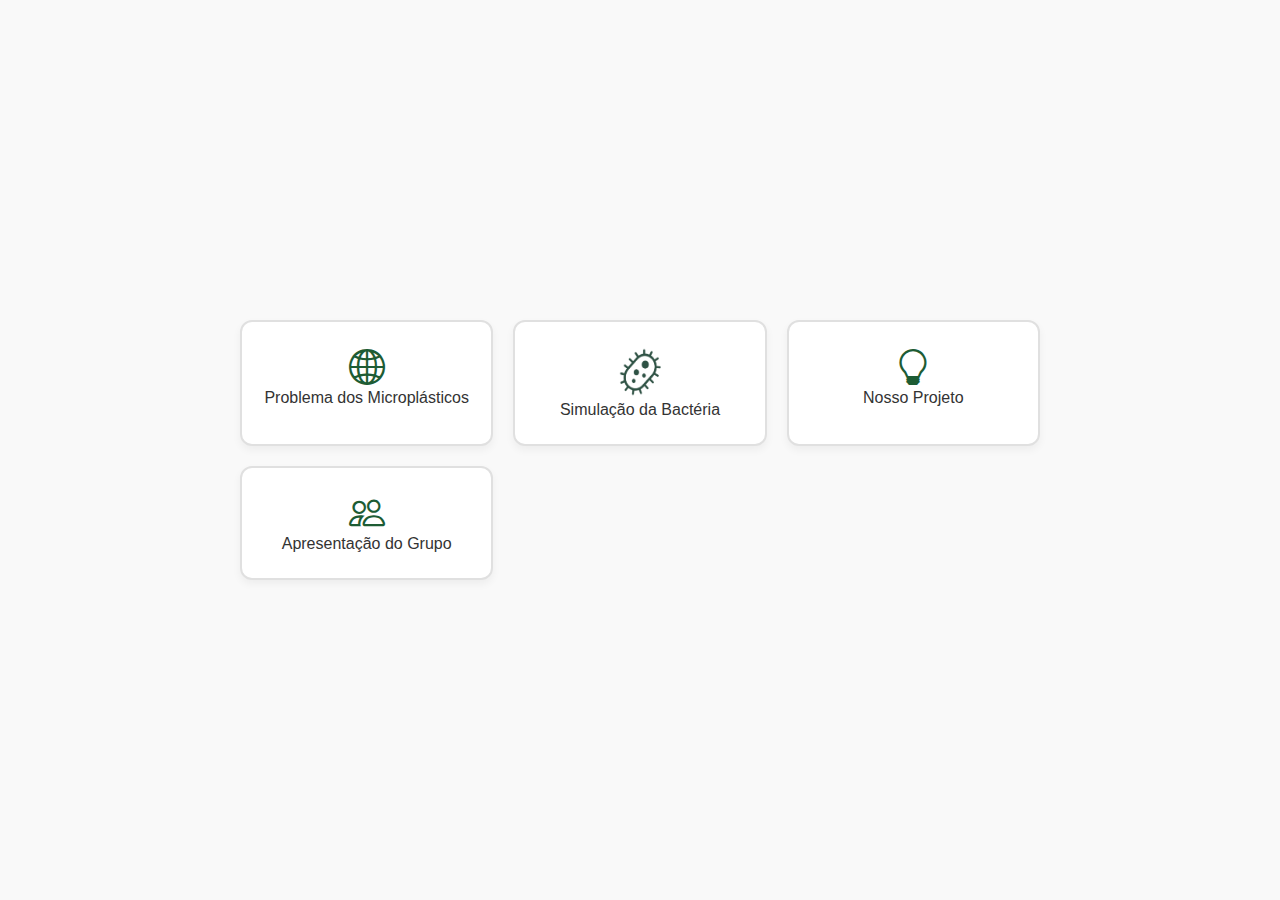
<file: index.html>
<!DOCTYPE html>
<html lang="pt-BR">
<head>
  <meta charset="UTF-8">
  <meta name="viewport" content="width=device-width, initial-scale=1.0">
  <title>Document</title>
  <link rel="stylesheet" href="https://cdn.jsdelivr.net/npm/bootstrap-icons@1.10.5/font/bootstrap-icons.css">
  <link rel="stylesheet" href="animation.css">
  <style>
    body {
      margin: 0;
      font-family: Arial, sans-serif;
      background: #f9f9f9;
      display: flex;
      justify-content: center;
      align-items: center;
      min-height: 100vh;
    }

    .menu-container {
      display: grid;
      grid-template-columns: repeat(auto-fit, minmax(220px, 1fr));
      gap: 20px;
      width: 90%;
      max-width: 800px;
      animation: slideDown 3s;
    }

    .menu-item {
      background: #fff;
      border: 2px solid #e0e0e0;
      border-radius: 12px;
      padding: 25px 15px;
      text-align: center;
      box-shadow: 0 4px 8px rgba(0,0,0,0.05);
      transition: 0.3s;
      cursor: pointer;
    }

    .menu-item:hover {
      border-color: #1d5c34;
      transform: translateY(-5px);
      box-shadow: 0 6px 14px rgba(0,0,0,0.1);
    }

    .menu-item i {
      font-size: 36px;
      color: #1d5c34;
      margin-bottom: 10px;
    }

    .menu-item span {
      display: block;
      font-size: 16px;
      font-weight: 500;
      color: #333;
    }
    #icon{
      width: 50px;
      height: 50px;
    }
  
  </style>
</head>
<body>

  <div class="menu-container">
    <div class="menu-item" id="problema">
      <i class="bi bi-globe2"></i>
      <span>Problema dos Microplásticos</span>
    </div>
    <div class="menu-item" id="simulacao">
      <img src="imagens/iconBacteria.png" id="icon">
      <span>Simulação da Bactéria</span>
    </div>
     <div class="menu-item" id="projeto">
      <i class="bi bi-lightbulb"></i>
      <span>Nosso Projeto</span>
    </div>
    <div class="menu-item" id="grupo">
      <i class="bi bi-people"></i>
      <span>Apresentação do Grupo</span>
    </div>
   
  </div>

</body>
<script>
  const problema = document.getElementById('problema');
  const simulacao = document.getElementById('simulacao');
  const grupo = document.getElementById('grupo');
  const projeto = document.getElementById('projeto');
  const sobre = document.getElementById('sobre');

 problema.onclick = ()=>{
    window.location.href = 'problema.html';
 }
 simulacao.onclick = ()=>{
    window.location.href = 'simulacao.html';
 }
 projeto.onclick = ()=>{
  window.location.href = 'pesquisa.html';
 }
 grupo.onclick = ()=>{
  window.location.href = 'grupo.html';
 }
 
</script>
</html>
</file>
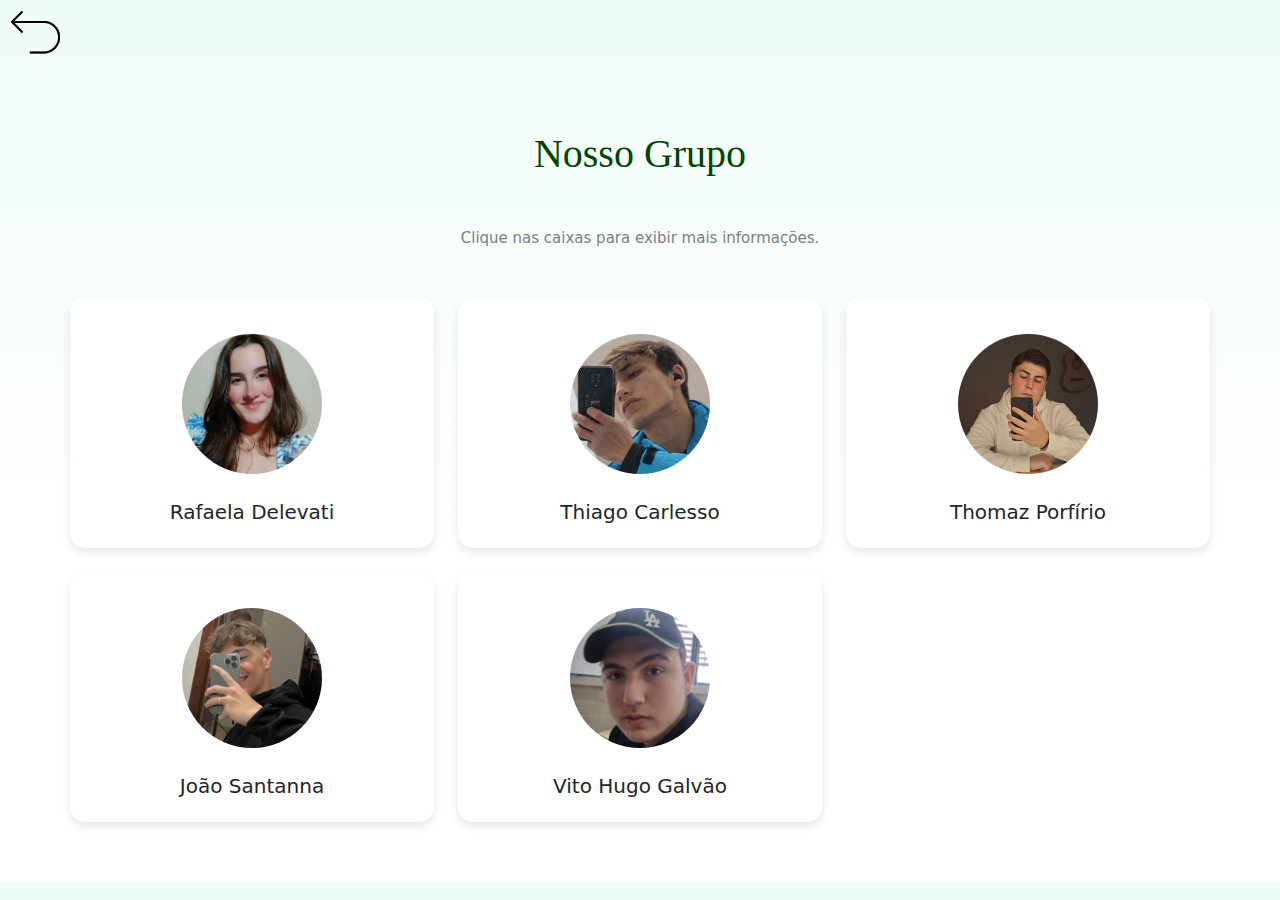
<file: grupo.html>
<!DOCTYPE html>
<html lang="pt-br">
<head>
  <meta charset="UTF-8">
  <meta name="viewport" content="width=device-width, initial-scale=1.0">
  <title>Nosso Grupo</title>
  <!-- Bootstrap CSS -->
  <link href="https://cdn.jsdelivr.net/npm/bootstrap@5.3.2/dist/css/bootstrap.min.css" rel="stylesheet">
  <link rel="stylesheet" href="animation.css">
  <style>
    body {
      font-family: Inter, system-ui, -apple-system, Segoe UI, Roboto, Arial, sans-serif;
      color: var(--ink);
      background: linear-gradient(180deg, #effcf6 0%, #ffffff 60%);
    }

    .team-section {
      padding: 60px 0;
      text-align: center;
      animation: slideDown 3s;
    }

    .card {
      border: none;
      border-radius: 15px;
      box-shadow: 0 4px 10px rgba(0, 0, 0, 0.1);
      transition: transform 0.3s;
      cursor: pointer;
      animation: slideDown 3s;
    }

    .card:hover {
      transform: translateY(-5px);
    }

    .card img {
      border-radius: 50%;
      width: 140px;
      height: 140px;
      object-fit: cover;
      margin: 20px auto 10px;
      animation: slideDown 3s;
    }

    #inf {
      color: gray;
      font-size: 15px;
    }

    #h2 {
      font-size: 40px;
      color: rgb(0, 68, 0);
      font-family: 'Times New Roman', Times, serif;
      animation: slideDown 3s;
    }

    #voltar {
      width: 70px;
      height: 70px;
      cursor: pointer;
      animation: slideDown 3s;
    }
  </style>
</head>
<body>
  <header>
    <img src="imagens/voltar.png" id="voltar" onclick="voltar()">
  </header>

  <div class="container team-section">
    <h2 class="mb-5" id="h2">Nosso Grupo</h2>
    <span id="inf">Clique nas caixas para exibir mais informações.</span>
    <div class="row g-4 mt-4">

     
      <div class="col-md-4 col-sm-6">
        <div class="card p-3" tabindex="0"
          data-bs-toggle="popover"
          data-bs-trigger="focus"
          data-bs-placement="top"
          title="Rafaela Delevati"
          data-bs-content="Responsável pela pesquisa e escrita do projeto.">
          <img src="imagens/rafa.png" alt="">
          <h5 class="mt-3">Rafaela Delevati</h5>
        </div>
      </div>

   
      <div class="col-md-4 col-sm-6">
        <div class="card p-3" tabindex="0"
          data-bs-toggle="popover"
          data-bs-trigger="focus"
          data-bs-placement="top"
          title="Thiago Carlesso"
          data-bs-content="Responsável pelo desenvolvimento e escrita do Site.">
          <img src="imagens/thiago.png" alt="">
          <h5 class="mt-3">Thiago Carlesso</h5>
        </div>
      </div>

    
      <div class="col-md-4 col-sm-6">
        <div class="card p-3" tabindex="0"
          data-bs-toggle="popover"
          data-bs-trigger="focus"
          data-bs-placement="top"
          title="Thomaz Porfírio"
          data-bs-content="Responsável pela pesquisa.">
          <img src="imagens/thomas.png" alt="">
          <h5 class="mt-3">Thomaz Porfírio</h5>
        </div>
      </div>

      
      <div class="col-md-4 col-sm-6">
        <div class="card p-3" tabindex="0"
          data-bs-toggle="popover"
          data-bs-trigger="focus"
          data-bs-placement="top"
          title="João Santanna"
          data-bs-content="Responsável pelo Design e pesquisa.">
          <img src="imagens/Anotação 2025-09-03 114343.png" alt="">
          <h5 class="mt-3">João Santanna</h5>
        </div>
      </div>

      <div class="col-md-4 col-sm-6">
        <div class="card p-3" tabindex="0"
          data-bs-toggle="popover"
          data-bs-trigger="focus"
          data-bs-placement="top"
          title="Vitor Hugo Galvão"
          data-bs-content="Responsável pela apresentação e pesquisa.">
          <img src="imagens/Anotação 2025-09-04 094308.png" alt="">
          <h5 class="mt-3">Vito Hugo Galvão</h5>
        </div>
      </div>

    </div>
  </div>

 
  <script src="https://cdn.jsdelivr.net/npm/bootstrap@5.3.2/dist/js/bootstrap.bundle.min.js"></script>

 
  <script>
    function voltar() {
      window.location.href = 'index.html';
    }

   
    document.addEventListener('DOMContentLoaded', function () {
      const popoverTriggerList = document.querySelectorAll('[data-bs-toggle="popover"]');
      const popoverList = [...popoverTriggerList].map(el => new bootstrap.Popover(el));
    });
  </script>
</body>
</html>
</file>
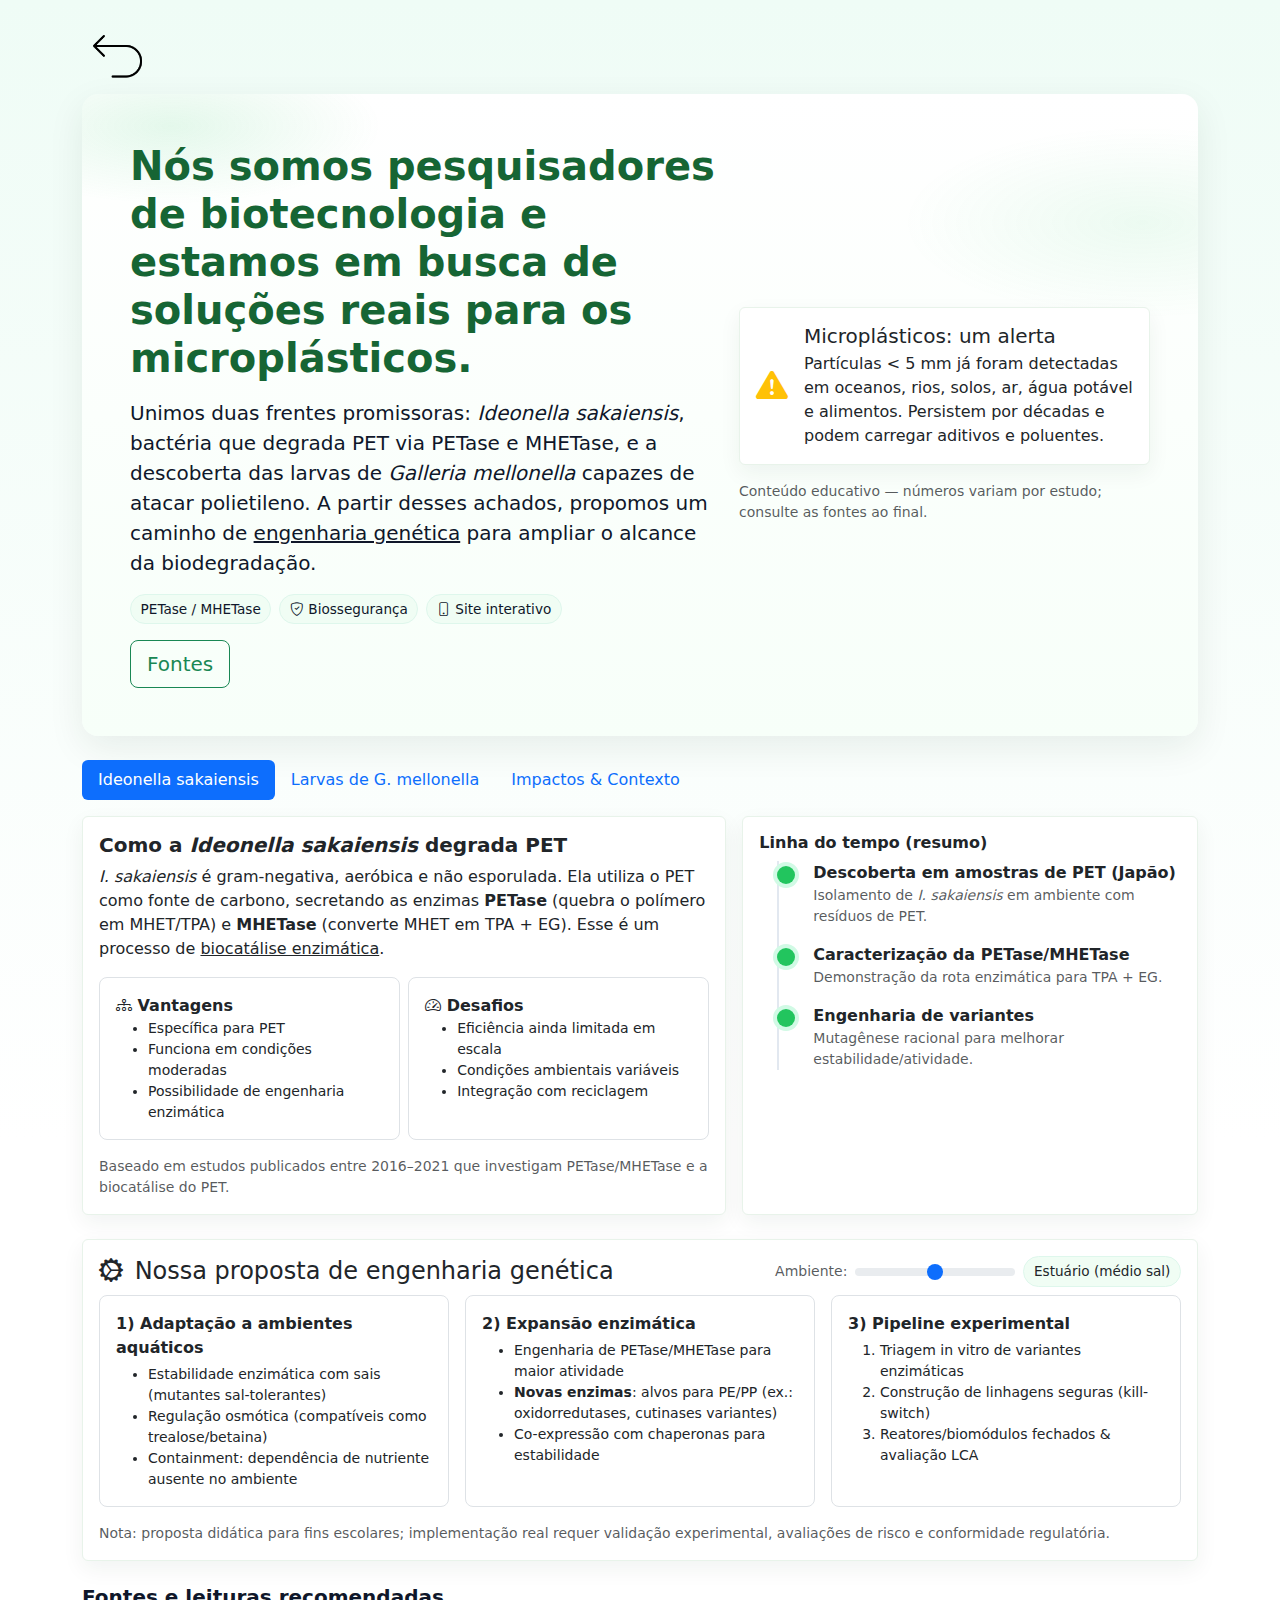
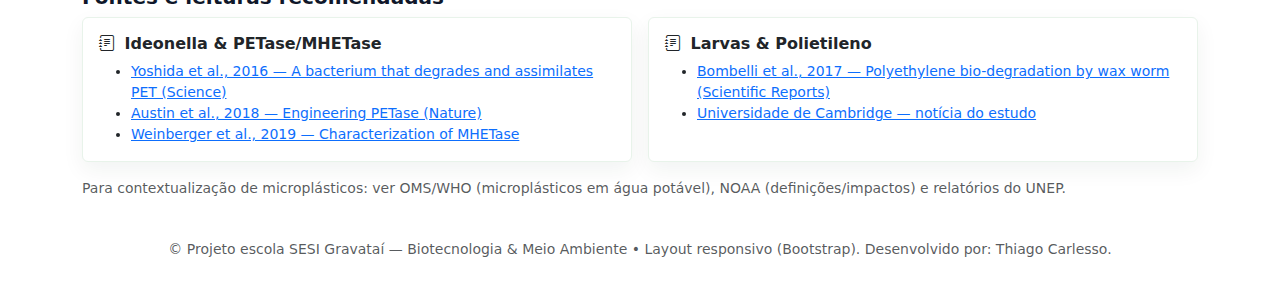
<file: pesquisa.html>
<!DOCTYPE html>
<html lang="pt-BR">
<head>
  <meta charset="utf-8" />
  <meta name="viewport" content="width=device-width,initial-scale=1" />
  <title>Document</title>

  <!-- Bootstrap 5 -->
  <link href="https://cdn.jsdelivr.net/npm/bootstrap@5.3.2/dist/css/bootstrap.min.css" rel="stylesheet">
  <!-- Ícones -->
  <link rel="stylesheet" href="https://cdn.jsdelivr.net/npm/bootstrap-icons@1.11.3/font/bootstrap-icons.css">
  <link rel="stylesheet" href="animation.css">

  <style>
    :root{
      --brand:#166534;      /* verde principal */
      --accent:#22c55e;     /* verde claro */
      --ink:#0f172a;        /* texto escuro */
      --soft:#f0fdf4;       /* bg suave */
    }
    body{font-family:Inter,system-ui,-apple-system,Segoe UI,Roboto,Arial,sans-serif; color:var(--ink); background:linear-gradient(180deg,#effcf6 0%, #ffffff 60%)}
    .hero{
      background: radial-gradient(700px 260px at 8% 5%, rgba(34,197,94,.12), transparent 30%),
                  radial-gradient(600px 240px at 95% 20%, rgba(34,197,94,.08), transparent 40%),
                  linear-gradient(180deg, #ffffff, #f7fff9);
      border-radius: 16px;
      box-shadow: 0 12px 36px rgba(2,48,31,.08);
      animation: slideDown 3s;
    }
    .badge-soft{background:#dcfce7; color:#065f46}
    .card-soft { animation: slideDown 3s;background:#ffffff; border:1px solid #e8f3ea; box-shadow:0 8px 22px rgba(2,48,31,.06 )  }
    .timeline::before{ animation: slideDown 3s;content:""; position:absolute; left:18px; top:0; bottom:0; width:2px; background:#e2e8f0}
    .timeline .item{position:relative; padding-left:46px}
    .timeline .item::before{content:""; position:absolute; left:10px; top:.35rem; width:18px; height:18px; border-radius:50%; background:#22c55e; box-shadow:0 0 0 4px #d1fae5}
    .pill{border:1px solid #def7ec; background:#f0fdf4; border-radius:999px; padding:.25rem .6rem; font-size:.85rem}
    .btn-cta{background:linear-gradient(90deg,var(--brand),var(--accent)); color:#fff; border:none}
    .btn-cta:hover{opacity:.95; color:#fff}
    .icon-xl{font-size:2rem; color:var(--brand)}
    a.source{word-break:break-word}
    #back{
        width: 70px;
        height: 70px;
        animation: slideDown 3s;
    }
  </style>
</head>
<body>
  <div class="container py-4">

    <!-- HERO -->
    <header>
        <img src="imagens/voltar.png" id="back" onclick="voltar()">
    </header>
    <section class="hero p-4 p-md-5 mb-4">
      <div class="row align-items-center g-4">
        <div class="col-lg-7">
          <h1 class="fw-bold lh-tight mb-3" style="color:var(--brand)">Nós somos pesquisadores de biotecnologia e estamos em busca de soluções reais para os microplásticos.</h1>
          <p class="lead">Unimos duas frentes promissoras: <strong><em>Ideonella sakaiensis</em></strong>, bactéria que degrada PET via PETase e MHETase, e a descoberta das <strong>larvas de <em>Galleria mellonella</em></strong> capazes de atacar polietileno. A partir desses achados, propomos um caminho de <u>engenharia genética</u> para ampliar o alcance da biodegradação.</p>
          <div class="d-flex flex-wrap gap-2">
            <span class="pill"><i class="bi bi-flask"></i> PETase / MHETase</span>
            <span class="pill"><i class="bi bi-shield-check"></i> Biossegurança</span>
            <span class="pill"><i class="bi bi-phone"></i> Site interativo</span>
          </div>
          <div class="mt-3 d-flex gap-2">
            <a class="btn btn-outline-success btn-lg" href="#fontes">Fontes</a>
          </div>
        </div>
        <div class="col-lg-5">
          <div class="card card-soft p-3">
            <div class="d-flex align-items-center gap-3">
              <i class="bi bi-exclamation-triangle-fill text-warning icon-xl"></i>
              <div>
                <h5 class="mb-1">Microplásticos: um alerta</h5>
                <p class="mb-0">Partículas < 5 mm já foram detectadas em oceanos, rios, solos, ar, água potável e alimentos. Persistem por décadas e podem carregar aditivos e poluentes.</p>
              </div>
            </div>
          </div>
          <div class="mt-3 small text-muted">Conteúdo educativo — números variam por estudo; consulte as fontes ao final.</div>
        </div>
      </div>
    </section>

    <!-- TABS: Ideonella / Larvas / Impactos -->
    <ul class="nav nav-pills mb-3" id="pills-tab" role="tablist">
      <li class="nav-item" role="presentation">
        <button class="nav-link active" id="tab-ideonella" data-bs-toggle="pill" data-bs-target="#pane-ideonella" type="button" role="tab">Ideonella sakaiensis</button>
      </li>
      <li class="nav-item" role="presentation">
        <button class="nav-link" id="tab-larva" data-bs-toggle="pill" data-bs-target="#pane-larva" type="button" role="tab">Larvas de G. mellonella</button>
      </li>
      <li class="nav-item" role="presentation">
        <button class="nav-link" id="tab-impacto" data-bs-toggle="pill" data-bs-target="#pane-impacto" type="button" role="tab">Impactos & Contexto</button>
      </li>
    </ul>

    <div class="tab-content mb-4">
      <!-- Ideonella -->
      <div class="tab-pane fade show active" id="pane-ideonella" role="tabpanel" aria-labelledby="tab-ideonella">
        <div class="row g-3">
          <div class="col-md-7">
            <div class="card card-soft p-3 h-100">
              <h5 class="fw-bold">Como a <em>Ideonella sakaiensis</em> degrada PET</h5>
              <p><em>I. sakaiensis</em> é gram-negativa, aeróbica e não esporulada. Ela utiliza o PET como fonte de carbono, secretando as enzimas <strong>PETase</strong> (quebra o polímero em MHET/TPA) e <strong>MHETase</strong> (converte MHET em TPA + EG). Esse é um processo de <u>biocatálise enzimática</u>.</p>
              <div class="row g-2">
                <div class="col-sm-6">
                  <div class="p-3 rounded-3 border h-100">
                    <div class="fw-semibold"><i class="bi bi-diagram-3"></i> Vantagens</div>
                    <ul class="mb-0 small">
                      <li>Específica para PET</li>
                      <li>Funciona em condições moderadas</li>
                      <li>Possibilidade de engenharia enzimática</li>
                    </ul>
                  </div>
                </div>
                <div class="col-sm-6">
                  <div class="p-3 rounded-3 border h-100">
                    <div class="fw-semibold"><i class="bi bi-speedometer2"></i> Desafios</div>
                    <ul class="mb-0 small">
                      <li>Eficiência ainda limitada em escala</li>
                      <li>Condições ambientais variáveis</li>
                      <li>Integração com reciclagem</li>
                    </ul>
                  </div>
                </div>
              </div>
              <div class="mt-3 small text-muted">Baseado em estudos publicados entre 2016–2021 que investigam PETase/MHETase e a biocatálise do PET.</div>
            </div>
          </div>
          <div class="col-md-5">
            <div class="card card-soft p-3 h-100">
              <h6 class="fw-bold mb-2">Linha do tempo (resumo)</h6>
              <div class="position-relative timeline ps-2">
                <div class="item mb-3">
                  <div class="fw-semibold">Descoberta em amostras de PET (Japão)</div>
                  <div class="small text-muted">Isolamento de <em>I. sakaiensis</em> em ambiente com resíduos de PET.</div>
                </div>
                <div class="item mb-3">
                  <div class="fw-semibold">Caracterização da PETase/MHETase</div>
                  <div class="small text-muted">Demonstração da rota enzimática para TPA + EG.</div>
                </div>
                <div class="item">
                  <div class="fw-semibold">Engenharia de variantes</div>
                  <div class="small text-muted">Mutagênese racional para melhorar estabilidade/atividade.</div>
                </div>
              </div>
            </div>
          </div>
        </div>
      </div><!-- /Ideonella -->

      <!-- Larvas -->
      <div class="tab-pane fade" id="pane-larva" role="tabpanel" aria-labelledby="tab-larva">
        <div class="row g-3">
          <div class="col-lg-6">
            <div class="card card-soft p-3 h-100">
              <h5 class="fw-bold">Lagartas “comedores de plástico”</h5>
              <p>Pesquisas com larvas da mariposa <em>Galleria mellonella</em> mostraram degradação rápida de <strong>polietileno (PE)</strong>, possivelmente associada a enzimas/microrganismos do seu sistema digestivo. Em testes, sacolas plásticas foram perfuradas em menos de uma hora.</p>
              <p class="small text-muted mb-0">A aplicação industrial ainda requer entender melhor o mecanismo químico, isolar enzimas e garantir segurança/eficácia.</p>
            </div>
          </div>
          <div class="col-lg-6">
            <div class="card card-soft p-3 h-100">
              <h6 class="fw-bold">Comparando abordagens</h6>
              <div class="row g-2">
                <div class="col-sm-6">
                  <div class="border rounded-3 p-3 h-100">
                    <div class="fw-semibold"><i class="bi bi-bacteria"></i> <em>I. sakaiensis</em></div>
                    <ul class="small mb-0">
                      <li>Foco: PET</li>
                      <li>Rota enzimática definida</li>
                      <li>Alta especificidade</li>
                    </ul>
                  </div>
                </div>
                <div class="col-sm-6">
                  <div class="border rounded-3 p-3 h-100">
                    <div class="fw-semibold"><i class="bi bi-bug"></i> <em>G. mellonella</em></div>
                    <ul class="small mb-0">
                      <li>Foco: PE</li>
                      <li>Potencial enzimático/microbiano</li>
                      <li>Precisamos isolar as enzimas-chave</li>
                    </ul>
                  </div>
                </div>
              </div>
              <div class="mt-2 small text-muted">Conclusão: há complementaridade entre PET (Ideonella) e PE (larvas).</div>
            </div>
          </div>
        </div>
      </div><!-- /Larvas -->

      <!-- Impactos -->
      <div class="tab-pane fade" id="pane-impacto" role="tabpanel" aria-labelledby="tab-impacto">
        <div class="row g-3">
          <div class="col-md-7">
            <div class="card card-soft p-3 h-100">
              <h5 class="fw-bold">Por que isso importa?</h5>
              <p>Microplásticos e nanoplásticos acumulam-se nos ecossistemas, são ingeridos por organismos, carregam aditivos e podem atuar como vetores de contaminantes. A redução na fonte e o desenvolvimento de soluções biotecnológicas são complementares e urgentes.</p>
              <div class="alert alert-warning mb-0"><i class="bi bi-exclamation-triangle"></i> Mesmo com soluções avançadas, <strong>reduzir o uso de plástico descartável</strong> continua essencial.</div>
            </div>
          </div>
          <div class="col-md-5">
            <div class="card card-soft p-3 h-100">
              <h6 class="fw-bold">Perguntas frequentes</h6>
              <div class="accordion" id="faq">
                <div class="accordion-item">
                  <h2 class="accordion-header" id="q1"><button class="accordion-button" data-bs-toggle="collapse" data-bs-target="#a1">Microplástico é perigoso para humanos?</button></h2>
                  <div id="a1" class="accordion-collapse collapse show" data-bs-parent="#faq">
                    <div class="accordion-body small">Efeitos diretos ainda são pesquisados. Já há evidências de presença em água/alimentos e efeitos em organismos modelo. Princípio da precaução recomenda mitigação.</div>
                  </div>
                </div>
                <div class="accordion-item">
                  <h2 class="accordion-header" id="q2"><button class="accordion-button collapsed" data-bs-toggle="collapse" data-bs-target="#a2">Por que usar biotecnologia?</button></h2>
                  <div id="a2" class="accordion-collapse collapse" data-bs-parent="#faq">
                    <div class="accordion-body small">Enzimas atuam em condições brandas e podem ser otimizadas/produzidas em escala, complementando reciclagem mecânica/química.</div>
                  </div>
                </div>
                <div class="accordion-item">
                  <h2 class="accordion-header" id="q3"><button class="accordion-button collapsed" data-bs-toggle="collapse" data-bs-target="#a3">Riscos de liberar microrganismos?</button></h2>
                  <div id="a3" class="accordion-collapse collapse" data-bs-parent="#faq">
                    <div class="accordion-body small">Qualquer aplicação em ambiente exige <strong>biossegurança</strong>, contenção biológica (kill-switches), avaliações ecológicas e autorização regulatória.</div>
                  </div>
                </div>
              </div>
            </div>
          </div>
        </div>
      </div><!-- /Impactos -->
    </div>

   
    <section class="mb-4">
      <div class="card card-soft p-3">
        <div class="d-flex align-items-center justify-content-between flex-wrap gap-2 mb-2">
          <h4 class="mb-0"><i class="bi bi-gear-wide-connected me-1"></i> Nossa proposta de engenharia genética</h4>
          <div class="d-flex align-items-center gap-2">
            <label class="small text-muted">Ambiente:</label>
            <input type="range" id="env" min="0" max="2" value="1" class="form-range" style="width:160px">
            <span id="envLabel" class="pill">Estuário (médio sal)</span>
          </div>
        </div>
        <div class="row g-3">
          <div class="col-lg-4">
            <div class="p-3 border rounded-3 h-100">
              <div class="fw-semibold mb-1">1) Adaptação a ambientes aquáticos</div>
              <ul class="small mb-0" id="envText">
                <li>Estabilidade das enzimas em salinidade moderada</li>
                <li>Regulação osmótica e biofilme controlado</li>
                <li>Contenção biológica (ex.: dependência nutricional)</li>
              </ul>
            </div>
          </div>
          <div class="col-lg-4">
            <div class="p-3 border rounded-3 h-100">
              <div class="fw-semibold mb-1">2) Expansão enzimática</div>
              <ul class="small mb-0">
                <li>Engenharia de PETase/MHETase para maior atividade</li>
                <li><strong>Novas enzimas</strong>: alvos para PE/PP (ex.: oxidorredutases, cutinases variantes)</li>
                <li>Co-expressão com chaperonas para estabilidade</li>
              </ul>
            </div>
          </div>
          <div class="col-lg-4">
            <div class="p-3 border rounded-3 h-100">
              <div class="fw-semibold mb-1">3) Pipeline experimental</div>
              <ol class="small mb-0">
                <li>Triagem in vitro de variantes enzimáticas</li>
                <li>Construção de linhagens seguras (kill-switch)</li>
                <li>Reatores/biomódulos fechados &amp; avaliação LCA</li>
              </ol>
            </div>
          </div>
        </div>
        <div class="mt-3 small text-muted">Nota: proposta didática para fins escolares; implementação real requer validação experimental, avaliações de risco e conformidade regulatória.</div>
      </div>
    </section>

    <!-- Fontes -->
    <section id="fontes" class="mb-4">
      <h5 class="fw-bold mb-2">Fontes e leituras recomendadas</h5>
      <div class="row g-3">
        <div class="col-md-6">
          <div class="card card-soft p-3 h-100">
            <h6 class="fw-semibold"><i class="bi bi-journal-text me-1"></i> Ideonella & PETase/MHETase</h6>
            <ul class="small mb-0">
              <li><a class="source" href="https://www.science.org/doi/10.1126/science.aad6359" target="_blank" rel="noopener">Yoshida et al., 2016 — A bacterium that degrades and assimilates PET (Science)</a></li>
              <li><a class="source" href="https://www.nature.com/articles/s41598-018-27788-9" target="_blank" rel="noopener">Austin et al., 2018 — Engineering PETase (Nature)</a></li>
              <li><a class="source" href="https://pubmed.ncbi.nlm.nih.gov/31235656/" target="_blank" rel="noopener">Weinberger et al., 2019 — Characterization of MHETase</a></li>
            </ul>
          </div>
        </div>
        <div class="col-md-6">
          <div class="card card-soft p-3 h-100">
            <h6 class="fw-semibold"><i class="bi bi-journal-text me-1"></i> Larvas & Polietileno</h6>
            <ul class="small mb-0">
              <li><a class="source" href="https://www.nature.com/articles/s41598-017-00604-9" target="_blank" rel="noopener">Bombelli et al., 2017 — Polyethylene bio-degradation by wax worm (Scientific Reports)</a></li>
              <li><a class="source" href="https://www.cam.ac.uk/research/news/caterpillar-that-eats-plastic-could-help-solve-waste-problem" target="_blank" rel="noopener">Universidade de Cambridge — notícia do estudo</a></li>
            </ul>
          </div>
        </div>
      </div>
      <div class="mt-3 small text-muted">Para contextualização de microplásticos: ver OMS/WHO (microplásticos em água potável), NOAA (definições/impactos) e relatórios do UNEP.</div>
    </section>

    <!-- Rodapé -->
    <footer class="py-3 text-center text-muted small">
      © Projeto escola SESI Gravataí — Biotecnologia & Meio Ambiente • Layout responsivo (Bootstrap). Desenvolvido por: Thiago Carlesso.
      <br>
    </footer>
  </div>

  <!-- Bootstrap JS -->
  <script src="https://cdn.jsdelivr.net/npm/bootstrap@5.3.2/dist/js/bootstrap.bundle.min.js"></script>
  <script>
    // Controle "Ambiente" (0=fresco/água doce, 1=estuário, 2=marinho)
    const env = document.getElementById('env');
    const envLabel = document.getElementById('envLabel');
    const envText = document.getElementById('envText');

    function setEnv(v){
      const presets = [
        {
          label:'Água doce (baixa salinidade)',
          items:[
            'Ajuste de pH e temperatura para PETase/MHETase',
            'Expressão moderada de bombas de efluxo',
            'Biofilme controlado em superfície de PET'
          ]
        },
        {
          label:'Estuário (médio sal)',
          items:[
            'Estabilidade enzimática com sais (mutantes sal-tolerantes)',
            'Regulação osmótica (compatíveis como trealose/betaina)',
            'Containment: dependência de nutriente ausente no ambiente'
          ]
        },
        {
          label:'Marinho (alta salinidade)',
          items:[
            'PETase/MHETase tolerantes a sal e temperatura variáveis',
            'Chaperonas e reforço de dobramento proteico',
            'Controle genético tipo kill-switch por luz/temperatura'
          ]
        }
      ];
      const p = presets[v];
      envLabel.textContent = p.label;
      envText.innerHTML = p.items.map(x=>`<li>${x}</li>`).join('');
    }
    setEnv(1);
    env.addEventListener('input', e => setEnv(+e.target.value));
    function voltar(){
        window.location.href = 'index.html';
    }
  </script>
</body>
</html>
</file>
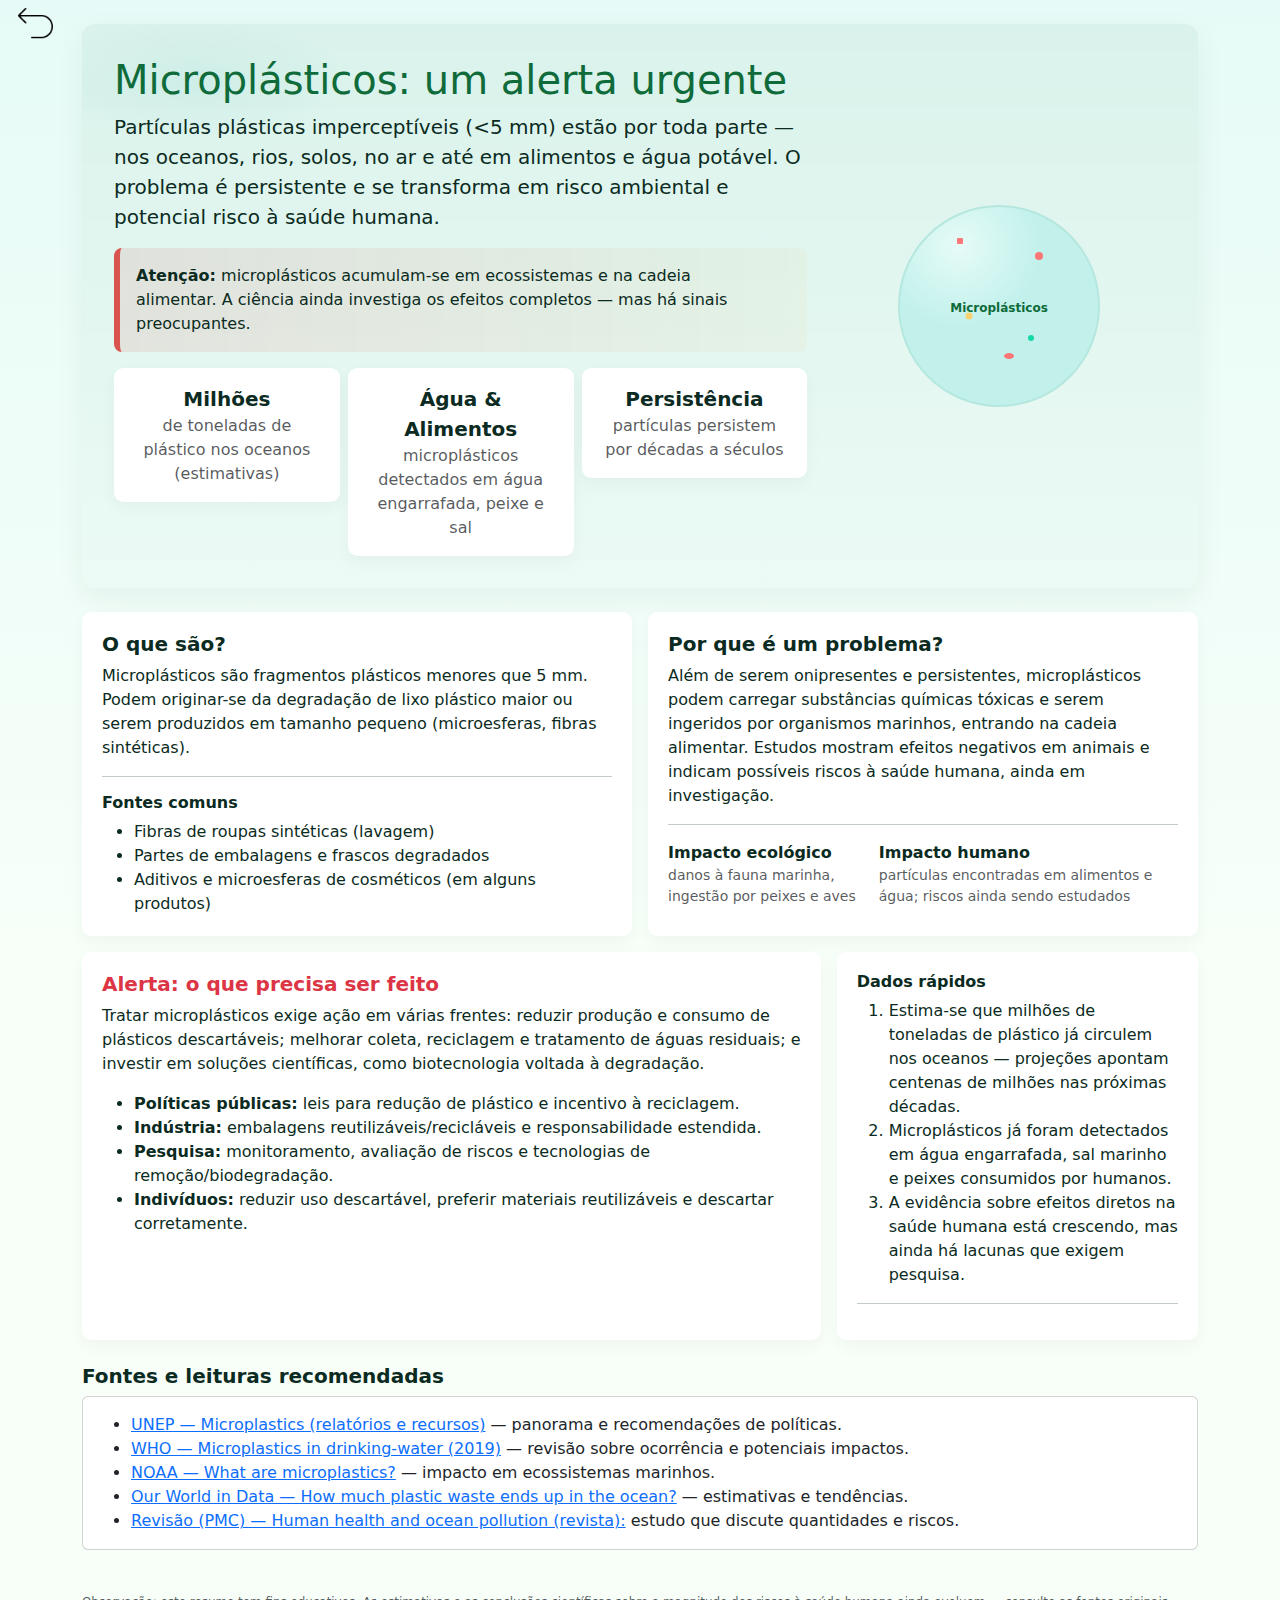
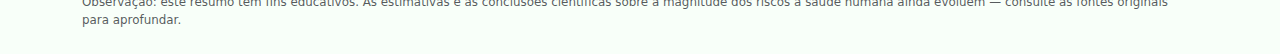
<file: problema.html>
<!DOCTYPE html>
<html lang="pt-BR">
<head>
  <meta charset="utf-8" />
  <meta name="viewport" content="width=device-width,initial-scale=1" />
  <title>Document</title>

  <!-- Bootstrap 5 -->
  <link href="https://cdn.jsdelivr.net/npm/bootstrap@5.3.2/dist/css/bootstrap.min.css" rel="stylesheet">

  <!-- Icons -->
  <link rel="stylesheet" href="https://cdn.jsdelivr.net/npm/bootstrap-icons@1.10.5/font/bootstrap-icons.css">
  <link rel="stylesheet" href="animation.css">


  <style>
    :root{
      --leaf:#0f6b3a;
      --accent:#38b2ac;
      --danger:#d9534f;
      --card:#ffffff;
    }
    body{background: linear-gradient(180deg,#e6fbf7 0%, #f8fff9 60%); color:#0b2b22; font-family: Inter, system-ui, -apple-system, "Segoe UI", Roboto, "Helvetica Neue", Arial;}
    .hero{
      background: radial-gradient(800px 300px at 10% 10%, rgba(56,178,172,0.08), transparent 20%),
                  linear-gradient(180deg, rgba(15,107,58,0.06), rgba(15,107,58,0.02));
      border-radius: .8rem;
      padding: 2rem;
      box-shadow: 0 10px 30px rgba(13,43,34,0.06);
      animation: slideDown 3s;
    }
    .alert-banner{
      background: linear-gradient(90deg, rgba(217,83,79,0.12), rgba(240,173,78,0.06));
      border-left: 6px solid var(--danger);
      padding: 1rem;
      border-radius: .5rem;
      animation: slideDown 3s;
    }
    .stat-bubble{
      background: white;
      border-radius: .6rem;
      padding: 1rem;
      box-shadow: 0 6px 18px rgba(2,16,12,0.04);
      animation: slideDown 3s;
    }
    .info-card{
      border-radius: .6rem;
      background: white;
      padding: 1.25rem;
      box-shadow: 0 6px 18px rgba(2,16,12,0.04);
      height:100%;
      animation: slideDown 3s;
    }
    .cta{
      background: linear-gradient(90deg,var(--leaf), var(--accent));
      color: white;
      padding: .8rem 1rem;
      border-radius: .5rem;
      text-decoration: none;
      font-weight:600;
      animation: slideDown 3s;
    }
    .sources a{word-break:break-all}
    footer{font-size:.85rem; color:#275644; padding-top:1.25rem}
    @media (max-width:576px){
      .hero{padding:1rem}
    }
    #back{
      width: 50px;
      height: 50px;
      position: fixed;
      margin-top: px;
      margin-left: 10px;
      animation: slideDown 3s;
    }
  </style>
</head>
<body>

  <header>
    <img src="imagens/voltar.png" id="back">
  </header>
  <div class="container py-4">
    <!-- Hero -->
    <div class="hero mb-4">
      <div class="row align-items-center">
        <div class="col-md-8">
          <h1 class="mb-2" style="color:var(--leaf)">Microplásticos: um alerta urgente</h1>
          <p class="mb-3 lead">Partículas plásticas imperceptíveis (<5 mm) estão por toda parte — nos oceanos, rios, solos, no ar e até em alimentos e água potável. O problema é persistente e se transforma em risco ambiental e potencial risco à saúde humana.</p>

          <div class="alert-banner mb-3">
            <div class="d-flex justify-content-between align-items-center">
              <div>
                <strong>Atenção:</strong> microplásticos acumulam-se em ecossistemas e na cadeia alimentar. A ciência ainda investiga os efeitos completos — mas há sinais preocupantes.  
              </div>
              <div class="ms-3">
                
              </div>
            </div>
          </div>

          <div class="row g-2">
            <div class="col-sm-4">
              <div class="stat-bubble text-center">
                <div class="fs-5 fw-bold">Milhões</div>
                <div class="text-muted">de toneladas de plástico nos oceanos (estimativas)</div>
              </div>
            </div>
            <div class="col-sm-4">
              <div class="stat-bubble text-center">
                <div class="fs-5 fw-bold">Água & Alimentos</div>
                <div class="text-muted">microplásticos detectados em água engarrafada, peixe e sal</div>
              </div>
            </div>
            <div class="col-sm-4">
              <div class="stat-bubble text-center">
                <div class="fs-5 fw-bold">Persistência</div>
                <div class="text-muted">partículas persistem por décadas a séculos</div>
              </div>
            </div>
          </div>
        </div>

        <div class="col-md-4 d-none d-md-block text-center">
          <!-- visual circular with particles -->
          <svg width="220" height="220" viewBox="0 0 220 220" aria-hidden>
            <defs>
              <radialGradient id="g1" cx="30%" cy="20%">
                <stop offset="0%" stop-color="#e6fbf7"/>
                <stop offset="80%" stop-color="#c2f1ec"/>
              </radialGradient>
            </defs>
            <circle cx="110" cy="110" r="100" fill="url(#g1)" stroke="#b6e7df" stroke-width="2"></circle>

            <!-- stylized microplastic particles -->
            <g fill="#ff6b6b" opacity="0.92">
              <circle cx="150" cy="60" r="4"></circle>
              <rect x="68" y="42" width="6" height="6" rx="1"></rect>
              <ellipse cx="120" cy="160" rx="5" ry="3"></ellipse>
              <circle cx="80" cy="120" r="3.5" fill="#ffd166"></circle>
              <circle cx="142" cy="142" r="3" fill="#06d6a0"></circle>
            </g>
            <text x="110" y="116" text-anchor="middle" font-size="12" fill="#0f6b3a" font-weight="700">Microplásticos</text>
          </svg>
        </div>
      </div>
    </div>

    <!-- Cards explicativos -->
    <div class="row g-3 mb-3">
      <div class="col-md-6">
        <div class="info-card">
          <h5 class="fw-bold">O que são?</h5>
          <p>Microplásticos são fragmentos plásticos menores que 5 mm. Podem originar-se da degradação de lixo plástico maior ou serem produzidos em tamanho pequeno (microesferas, fibras sintéticas).</p>
          <hr>
          <h6 class="fw-semibold">Fontes comuns</h6>
          <ul class="mb-0">
            <li>Fibras de roupas sintéticas (lavagem)</li>
            <li>Partes de embalagens e frascos degradados</li>
            <li>Aditivos e microesferas de cosméticos (em alguns produtos)</li>
          </ul>
        </div>
      </div>

      <div class="col-md-6">
        <div class="info-card">
          <h5 class="fw-bold">Por que é um problema?</h5>
          <p>Além de serem onipresentes e persistentes, microplásticos podem carregar substâncias químicas tóxicas e serem ingeridos por organismos marinhos, entrando na cadeia alimentar. Estudos mostram efeitos negativos em animais e indicam possíveis riscos à saúde humana, ainda em investigação.</p>
          <hr>
          <div class="d-flex gap-2">
            <div class="flex-fill">
              <strong>Impacto ecológico</strong>
              <div class="text-muted small">danos à fauna marinha, ingestão por peixes e aves</div>
            </div>
            <div class="flex-fill">
              <strong>Impacto humano</strong>
              <div class="text-muted small">partículas encontradas em alimentos e água; riscos ainda sendo estudados</div>
            </div>
          </div>
        </div>
      </div>
    </div>

    <!-- Texto de alerta e ações -->
    <div class="row g-3 mb-4">
      <div class="col-lg-8">
        <div class="info-card">
          <h5 class="fw-bold text-danger">Alerta: o que precisa ser feito</h5>
          <p>Tratar microplásticos exige ação em várias frentes: reduzir produção e consumo de plásticos descartáveis; melhorar coleta, reciclagem e tratamento de águas residuais; e investir em soluções científicas, como biotecnologia voltada à degradação.</p>
          <ul>
            <li><strong>Políticas públicas:</strong> leis para redução de plástico e incentivo à reciclagem.</li>
            <li><strong>Indústria:</strong> embalagens reutilizáveis/recicláveis e responsabilidade estendida.</li>
            <li><strong>Pesquisa:</strong> monitoramento, avaliação de riscos e tecnologias de remoção/biodegradação.</li>
            <li><strong>Indivíduos:</strong> reduzir uso descartável, preferir materiais reutilizáveis e descartar corretamente.</li>
          </ul>
          <div class="mt-3">
            
          </div>
        </div>
      </div>

      <div class="col-lg-4">
        <div class="info-card">
          <h6 class="fw-bold">Dados rápidos</h6>
          <ol class="mb-2">
            <li>Estima-se que milhões de toneladas de plástico já circulem nos oceanos — projeções apontam centenas de milhões nas próximas décadas.</li>
            <li>Microplásticos já foram detectados em água engarrafada, sal marinho e peixes consumidos por humanos.</li>
            <li>A evidência sobre efeitos diretos na saúde humana está crescendo, mas ainda há lacunas que exigem pesquisa.</li>
          </ol>
          <hr>
          <div class="text-center">
           
          </div>
        </div>
      </div>
    </div>

    <!-- Fontes -->
    <section id="fontes" class="mb-4">
      <h5 class="fw-bold">Fontes e leituras recomendadas</h5>
      <div class="card p-3 sources">
        <ul class="mb-0">
          <li><a href="https://www.unep.org/resources/report/microplastics" target="_blank" rel="noopener">UNEP — Microplastics (relatórios e recursos)</a> — panorama e recomendações de políticas.</li>
          <li><a href="https://www.who.int/news/item/20-08-2019-microplastics-in-drinking-water" target="_blank" rel="noopener">WHO — Microplastics in drinking-water (2019)</a> — revisão sobre ocorrência e potenciais impactos.</li>
          <li><a href="https://oceanservice.noaa.gov/facts/microplastics.html" target="_blank" rel="noopener">NOAA — What are microplastics?</a> — impacto em ecossistemas marinhos.</li>
          <li><a href="https://ourworldindata.org/how-much-plastic-waste-ends-up-in-the-ocean" target="_blank" rel="noopener">Our World in Data — How much plastic waste ends up in the ocean?</a> — estimativas e tendências.</li>
          <li><a href="https://www.ncbi.nlm.nih.gov/pmc/articles/PMC7731724/" target="_blank" rel="noopener">Revisão (PMC) — Human health and ocean pollution (revista):</a> estudo que discute quantidades e riscos.</li>
        </ul>
      </div>
    </section>

    <footer>
      <div class="text-muted small">Observação: este resumo tem fins educativos. As estimativas e as conclusões científicas sobre a magnitude dos riscos à saúde humana ainda evoluem — consulte as fontes originais para aprofundar. </div>
    </footer>
  </div>

  <!-- Bootstrap JS (apenas utilidades) -->
  <script src="https://cdn.jsdelivr.net/npm/bootstrap@5.3.2/dist/js/bootstrap.bundle.min.js"></script>

  <script>
    // animação simples de "progress" simbólica
    const pctEl = document.getElementById('percentProgress');
    let t = 0;
    const backBtn = document.getElementById('back');
    backBtn.addEventListener('click',()=>{
      window.location.href = 'index.html';
    });
  </script>
</body>
</html>
</file>
<file: animation.css>
@keyframes slideDown {
  from { transform: translateY(-20px); opacity: 0; }
  to { transform: translateY(0); opacity: 1; }
}
</file>
